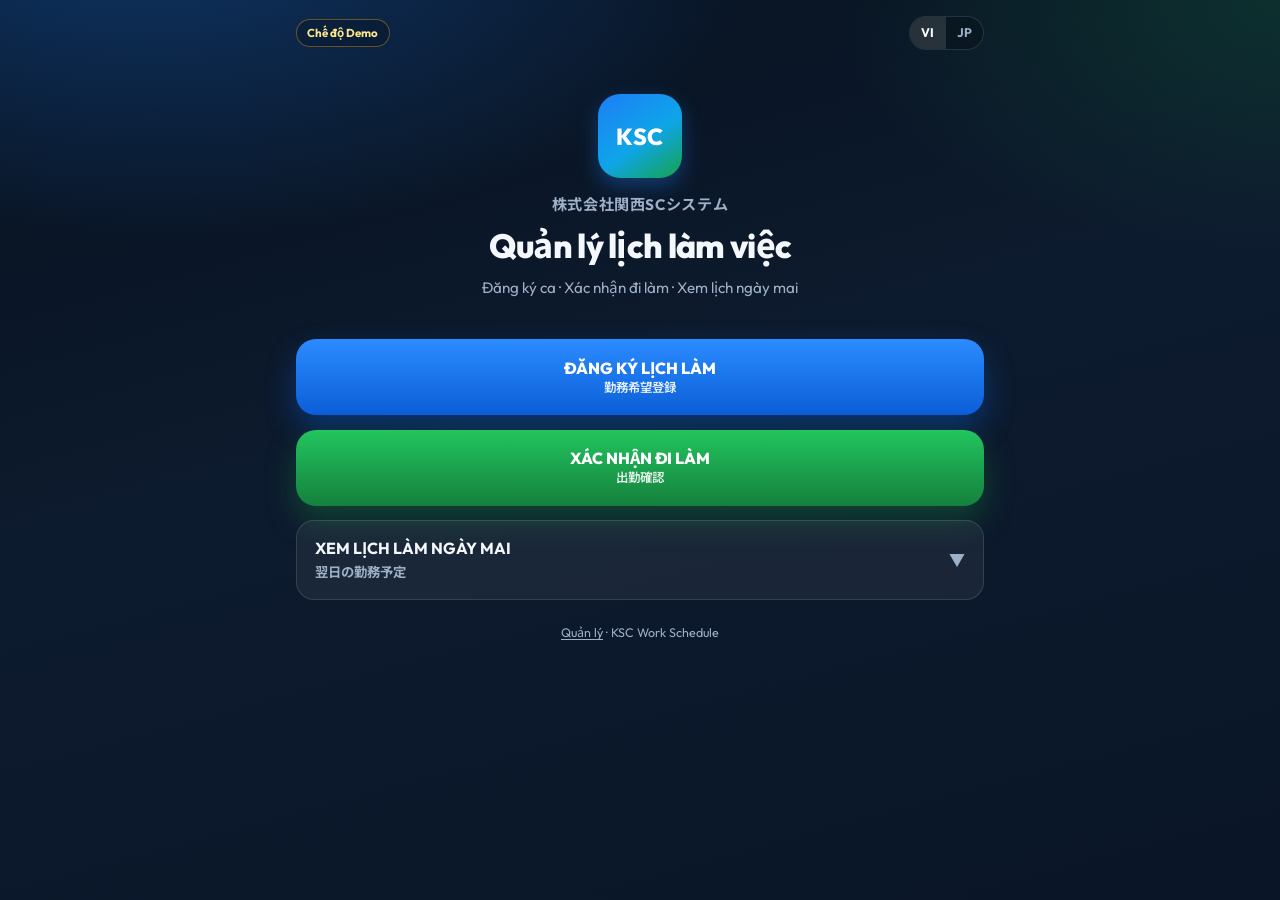
<file: index.html>
<!DOCTYPE html>
<html lang="vi">
  <head>
    <meta charset="UTF-8" />
    <meta name="viewport" content="width=device-width, initial-scale=1, viewport-fit=cover" />
    <meta name="theme-color" content="#07111f" />
    <title>KSC — 株式会社関西SCシステム</title>
    <link rel="stylesheet" href="css/app.css" />
  </head>
  <body>
    <div class="app-shell">
      <div class="topbar">
        <span id="modeBadge" class="badge demo" data-i18n="demoBadge">Chế độ Demo</span>
        <div class="lang-switch" role="group" aria-label="Language">
          <button type="button" data-lang="vi" class="active">VI</button>
          <button type="button" data-lang="ja">JP</button>
        </div>
      </div>

      <header class="hero-home">
        <div class="logo-mark" aria-hidden="true">KSC</div>
        <p class="muted" style="font-weight: 700; letter-spacing: 0.04em; margin-bottom: 0.35rem">
          株式会社関西SCシステム
        </p>
        <h1 data-i18n="homeTitle">Quản lý lịch làm việc</h1>
        <p data-i18n="homeSubtitle">Đăng ký ca · Xác nhận đi làm · Xem lịch ngày mai</p>
      </header>

      <section class="action-stack">
        <a class="btn btn-lg btn-blue" href="register.html">
          <span data-i18n="btnRegister">ĐĂNG KÝ LỊCH LÀM</span>
          <span class="sub" data-i18n="btnRegisterJa">勤務希望登録</span>
        </a>

        <a class="btn btn-lg btn-green" href="confirm.html">
          <span data-i18n="btnConfirm">XÁC NHẬN ĐI LÀM</span>
          <span class="sub" data-i18n="btnConfirmJa">出勤確認</span>
        </a>

        <div class="collapse-panel" id="tomorrowPanel">
          <button type="button" class="collapse-head" id="tomorrowToggle">
            <span>
              <strong data-i18n="btnTomorrow">XEM LỊCH LÀM NGÀY MAI</strong>
              <br />
              <small class="muted" data-i18n="btnTomorrowJa">翌日の勤務予定</small>
            </span>
            <span class="chev">▼</span>
          </button>
          <div class="collapse-body" id="tomorrowPreview">
            <p class="muted" style="margin-bottom: 0.65rem">
              <a class="btn btn-ghost btn-sm" href="schedule.html" style="width: 100%">→ Schedule</a>
            </p>
          </div>
        </div>
      </section>

      <p class="footer-mini">
        <a href="admin.html" data-i18n="adminLink">Quản lý</a>
        · KSC Work Schedule
      </p>
    </div>

    <script src="js/config.js"></script>
    <script src="js/i18n.js"></script>
    <script src="js/demo-data.js"></script>
    <script src="js/api.js"></script>
    <script src="js/common.js"></script>
    <script src="js/home.js"></script>
  </body>
</html>
</file>
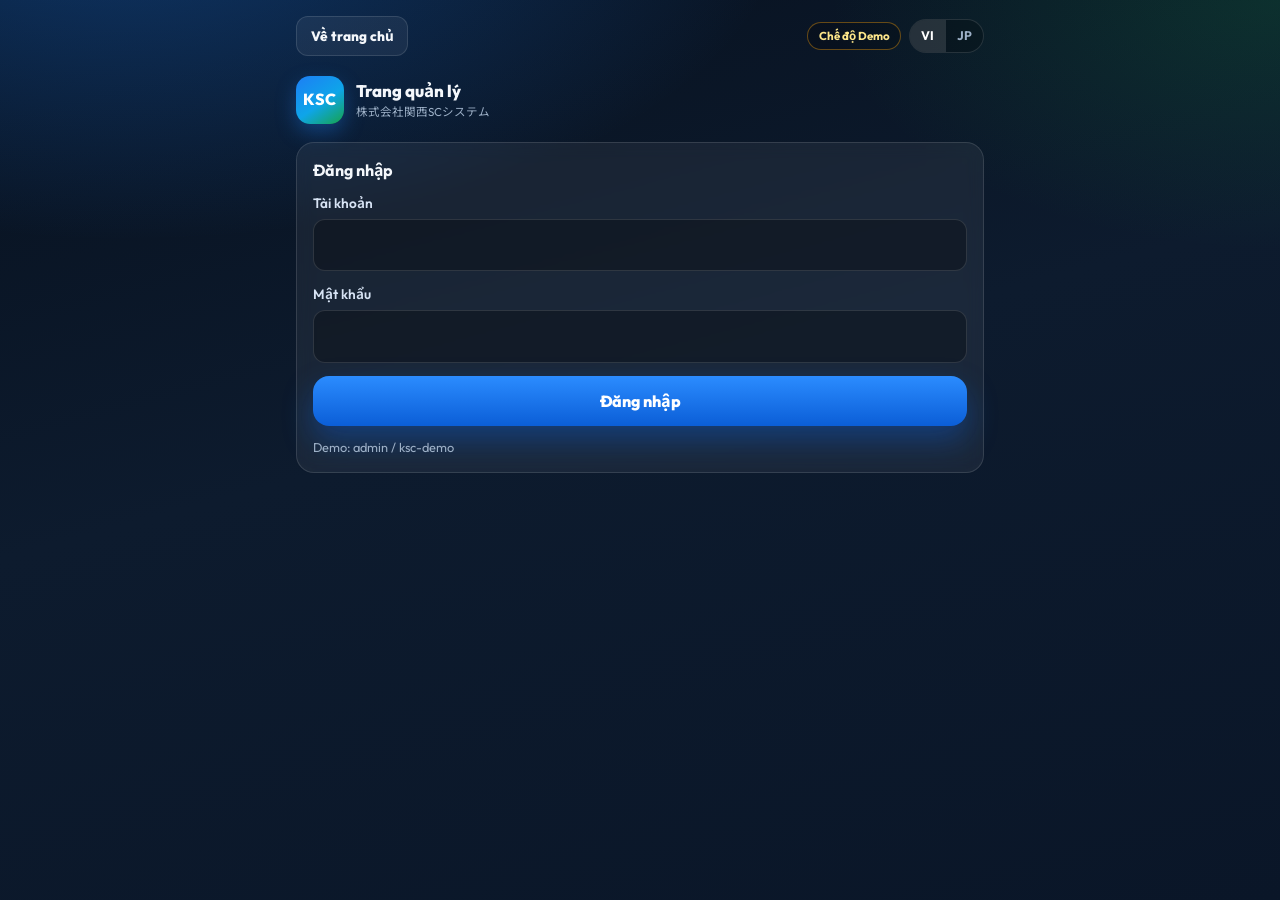
<file: admin.html>
<!DOCTYPE html>
<html lang="vi">
  <head>
    <meta charset="UTF-8" />
    <meta name="viewport" content="width=device-width, initial-scale=1, viewport-fit=cover" />
    <meta name="theme-color" content="#07111f" />
    <title>KSC — Admin</title>
    <link rel="stylesheet" href="css/app.css" />
  </head>
  <body>
    <div class="app-shell">
      <div class="topbar">
        <a class="btn btn-ghost btn-sm" href="index.html" data-i18n="backHome">Về trang chủ</a>
        <div style="display: flex; gap: 0.5rem; align-items: center">
          <span id="modeBadge" class="badge demo" data-i18n="demoBadge">Demo</span>
          <div class="lang-switch">
            <button type="button" data-lang="vi" class="active">VI</button>
            <button type="button" data-lang="ja">JP</button>
          </div>
        </div>
      </div>

      <div class="page-head">
        <div class="brand-lockup">
          <div class="logo-mark">KSC</div>
          <div class="brand-text">
            <strong data-i18n="adminTitle">Trang quản lý</strong>
            <span>株式会社関西SCシステム</span>
          </div>
        </div>
        <button id="logoutBtn" class="btn btn-ghost btn-sm hidden" type="button" data-i18n="logout">Đăng xuất</button>
      </div>

      <div id="msg" class="alert err hidden"></div>

      <section id="loginSection" class="card">
        <h2 data-i18n="login">Đăng nhập</h2>
        <form id="loginForm" class="form-grid" style="margin-top: 0.75rem">
          <label class="field">
            <span data-i18n="username">Tài khoản</span>
            <input name="username" required autocomplete="username" />
          </label>
          <label class="field">
            <span data-i18n="password">Mật khẩu</span>
            <input name="password" type="password" required autocomplete="current-password" />
          </label>
          <button class="btn btn-blue" type="submit" data-i18n="login">Đăng nhập</button>
        </form>
        <p class="muted" style="margin-top: 0.75rem; font-size: 0.8rem">Demo: admin / ksc-demo</p>
      </section>

      <section id="adminSection" class="hidden">
        <div class="tabs">
          <button type="button" class="active" data-tab="regs" data-i18n="tabRegs">Đăng ký</button>
          <button type="button" data-tab="schedule" data-i18n="tabSchedule">Xếp lịch</button>
          <button type="button" data-tab="confirm" data-i18n="tabConfirm">Xác nhận</button>
        </div>

        <div id="tab-regs" class="tab-panel">
          <div id="regList" class="table-cards"></div>
        </div>

        <div id="tab-schedule" class="tab-panel hidden">
          <div class="filters">
            <label class="field">
              <span data-i18n="filterDate">Ngày</span>
              <input type="date" id="fDate" />
            </label>
            <label class="field">
              <span data-i18n="filterShift">Ca</span>
              <select id="fShift"><option value="">—</option></select>
            </label>
            <label class="field">
              <span data-i18n="filterPlace">Địa điểm</span>
              <select id="fPlace"><option value="">—</option></select>
            </label>
          </div>
          <div id="schedList" class="table-cards"></div>
        </div>

        <div id="tab-confirm" class="tab-panel hidden">
          <div id="confirmList" class="table-cards"></div>
        </div>
      </section>
    </div>

    <script src="js/config.js"></script>
    <script src="js/i18n.js"></script>
    <script src="js/demo-data.js"></script>
    <script src="js/api.js"></script>
    <script src="js/common.js"></script>
    <script src="js/admin.js"></script>
  </body>
</html>
</file>
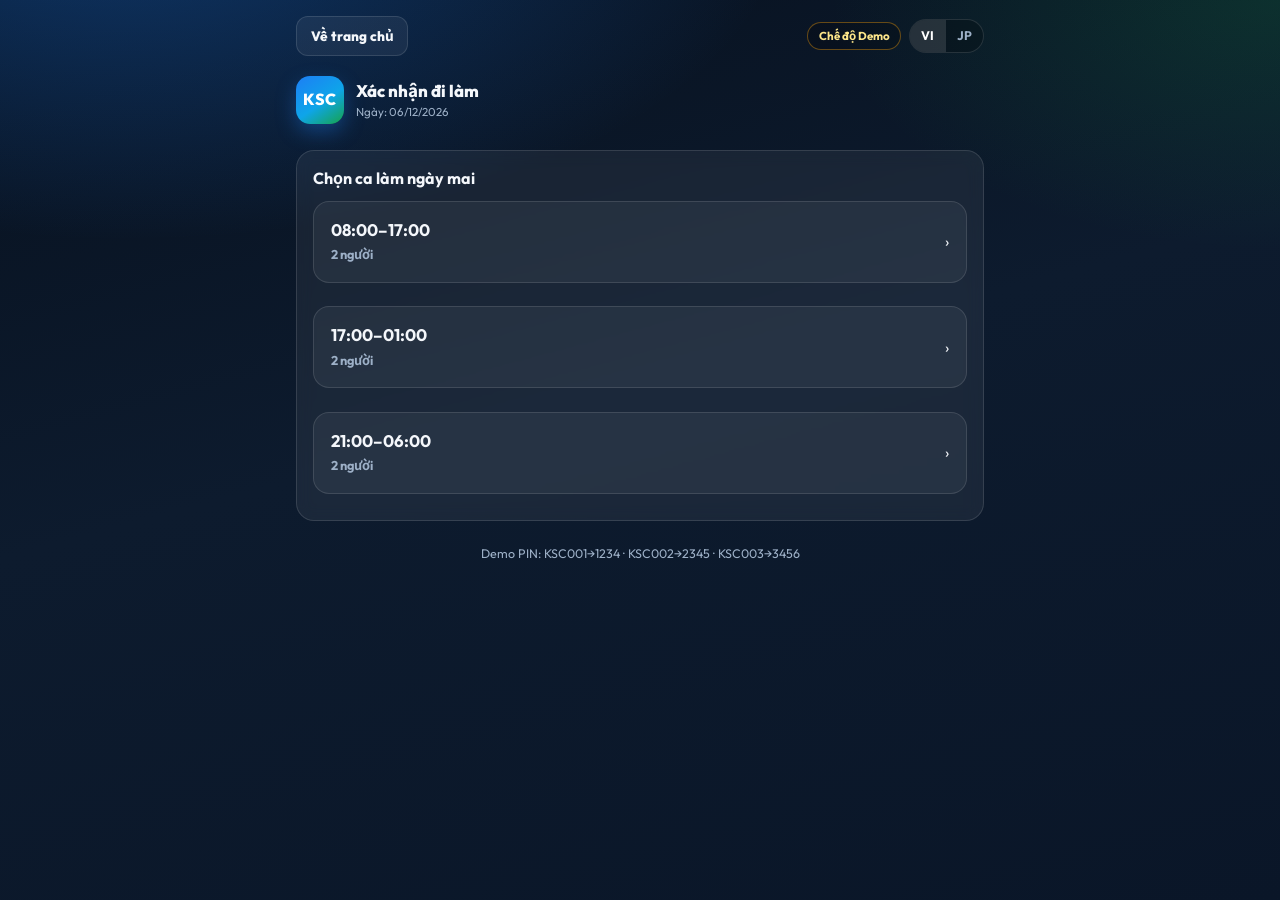
<file: confirm.html>
<!DOCTYPE html>
<html lang="vi">
  <head>
    <meta charset="UTF-8" />
    <meta name="viewport" content="width=device-width, initial-scale=1, viewport-fit=cover" />
    <meta name="theme-color" content="#07111f" />
    <title>KSC — Xác nhận đi làm</title>
    <link rel="stylesheet" href="css/app.css" />
  </head>
  <body>
    <div class="app-shell">
      <div class="topbar">
        <a class="btn btn-ghost btn-sm" href="index.html" data-i18n="backHome">Về trang chủ</a>
        <div style="display: flex; gap: 0.5rem; align-items: center">
          <span id="modeBadge" class="badge demo" data-i18n="demoBadge">Demo</span>
          <div class="lang-switch">
            <button type="button" data-lang="vi" class="active">VI</button>
            <button type="button" data-lang="ja">JP</button>
          </div>
        </div>
      </div>

      <div class="page-head">
        <div>
          <div class="brand-lockup" style="margin-bottom: 0.55rem">
            <div class="logo-mark">KSC</div>
            <div class="brand-text">
              <strong data-i18n="confirmTitle">Xác nhận đi làm</strong>
              <span id="dateLabel">—</span>
            </div>
          </div>
        </div>
      </div>

      <div id="msg" class="alert ok hidden"></div>
      <div id="successBox" class="card hidden" style="text-align: center">
        <div class="success-check">✓</div>
        <h2 data-i18n="confirmOk">Xác nhận thành công!</h2>
        <p class="muted" id="successMeta"></p>
      </div>

      <div class="card">
        <h3 data-i18n="pickShift">Chọn ca làm ngày mai</h3>
        <div id="shiftPick" class="form-grid" style="margin-top: 0.65rem"></div>
      </div>

      <div class="card hidden" id="peopleCard">
        <h3 data-i18n="findMe">Tìm tên của bạn</h3>
        <label class="field" style="margin: 0.65rem 0">
          <input id="search" type="search" data-i18n-placeholder="searchPlaceholder" placeholder="Katakana / mã NV" />
        </label>
        <div id="peopleList" class="emp-list"></div>
      </div>

      <div class="card hidden" id="pinCard">
        <div id="selectedInfo" class="emp-item" style="margin-bottom: 0.85rem"></div>
        <label class="field">
          <span data-i18n="enterPin">Nhập mã cá nhân</span>
          <input id="pin" type="password" inputmode="numeric" maxlength="8" placeholder="****" />
        </label>
        <button id="confirmBtn" class="btn btn-lg btn-green" style="width: 100%; margin-top: 0.9rem" type="button">
          <span data-i18n="confirmBtn">XÁC NHẬN ĐI LÀM</span>
        </button>
      </div>

      <p class="footer-mini muted">
        Demo PIN: KSC001→1234 · KSC002→2345 · KSC003→3456
      </p>
    </div>

    <script src="js/config.js"></script>
    <script src="js/i18n.js"></script>
    <script src="js/demo-data.js"></script>
    <script src="js/api.js"></script>
    <script src="js/common.js"></script>
    <script src="js/confirm.js"></script>
  </body>
</html>
</file>
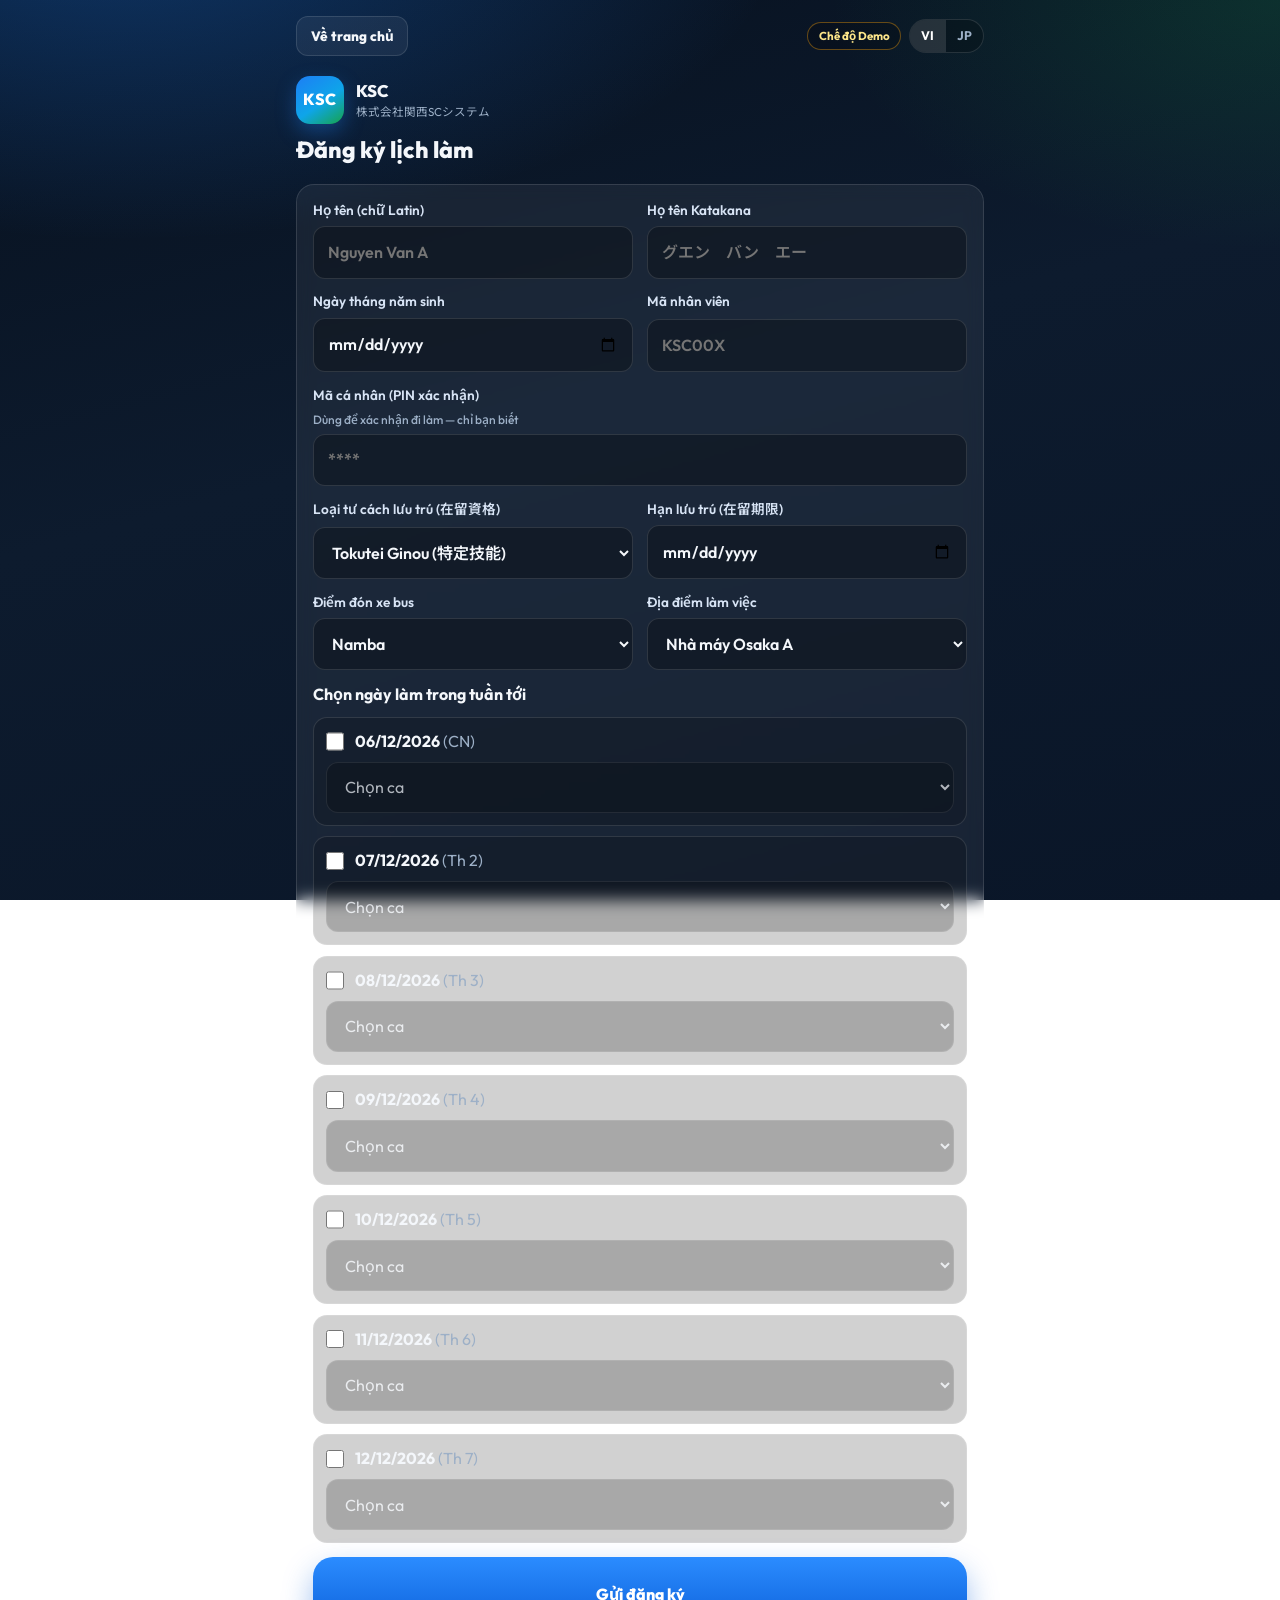
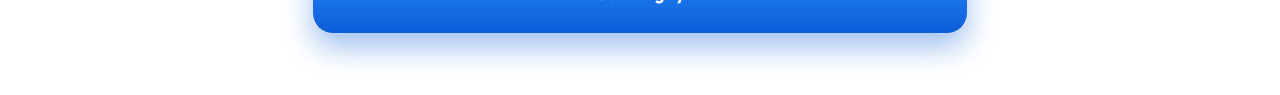
<file: register.html>
<!DOCTYPE html>
<html lang="vi">
  <head>
    <meta charset="UTF-8" />
    <meta name="viewport" content="width=device-width, initial-scale=1, viewport-fit=cover" />
    <meta name="theme-color" content="#07111f" />
    <title>KSC — Đăng ký lịch làm</title>
    <link rel="stylesheet" href="css/app.css" />
  </head>
  <body>
    <div class="app-shell">
      <div class="topbar">
        <a class="btn btn-ghost btn-sm" href="index.html" data-i18n="backHome">Về trang chủ</a>
        <div style="display: flex; gap: 0.5rem; align-items: center">
          <span id="modeBadge" class="badge demo" data-i18n="demoBadge">Demo</span>
          <div class="lang-switch">
            <button type="button" data-lang="vi" class="active">VI</button>
            <button type="button" data-lang="ja">JP</button>
          </div>
        </div>
      </div>

      <div class="page-head">
        <div>
          <div class="brand-lockup" style="margin-bottom: 0.55rem">
            <div class="logo-mark">KSC</div>
            <div class="brand-text">
              <strong>KSC</strong>
              <span>株式会社関西SCシステム</span>
            </div>
          </div>
          <h1 data-i18n="registerTitle">Đăng ký lịch làm</h1>
        </div>
      </div>

      <div id="msg" class="alert ok hidden"></div>

      <form id="regForm" class="card form-grid" autocomplete="on">
        <div class="form-grid two">
          <label class="field">
            <span data-i18n="nameLatin">Họ tên (chữ Latin)</span>
            <input name="nameLatin" required placeholder="Nguyen Van A" />
          </label>
          <label class="field">
            <span data-i18n="nameKana">Họ tên Katakana</span>
            <input name="nameKana" required placeholder="グエン　バン　エー" />
          </label>
        </div>

        <div class="form-grid two">
          <label class="field">
            <span data-i18n="birthday">Ngày tháng năm sinh</span>
            <input name="birthday" type="date" required />
          </label>
          <label class="field">
            <span data-i18n="empCode">Mã nhân viên</span>
            <input name="empCode" required placeholder="KSC00X" />
          </label>
        </div>

        <label class="field">
          <span data-i18n="personalPin">Mã cá nhân (PIN)</span>
          <span class="hint" data-i18n="personalPinHint">Dùng để xác nhận đi làm</span>
          <input name="pin" type="password" inputmode="numeric" minlength="4" maxlength="8" required placeholder="****" />
        </label>

        <div class="form-grid two">
          <label class="field">
            <span data-i18n="visaType">Loại tư cách lưu trú</span>
            <select name="visaType" id="visaType" required></select>
          </label>
          <label class="field">
            <span data-i18n="visaExpiry">Hạn lưu trú</span>
            <input name="visaExpiry" type="date" required />
          </label>
        </div>

        <div class="form-grid two">
          <label class="field">
            <span data-i18n="busStop">Điểm đón xe bus</span>
            <select name="busStop" id="busStop" required></select>
          </label>
          <label class="field">
            <span data-i18n="workplace">Địa điểm làm việc</span>
            <select name="workplace" id="workplace" required></select>
          </label>
        </div>

        <div>
          <h3 data-i18n="workDays">Chọn ngày làm trong tuần tới</h3>
          <div id="dayList" class="day-shift-list" style="margin-top: 0.65rem"></div>
        </div>

        <button class="btn btn-lg btn-blue" type="submit">
          <span data-i18n="submitRegister">Gửi đăng ký</span>
        </button>
      </form>
    </div>

    <script src="js/config.js"></script>
    <script src="js/i18n.js"></script>
    <script src="js/demo-data.js"></script>
    <script src="js/api.js"></script>
    <script src="js/common.js"></script>
    <script src="js/register.js"></script>
  </body>
</html>
</file>
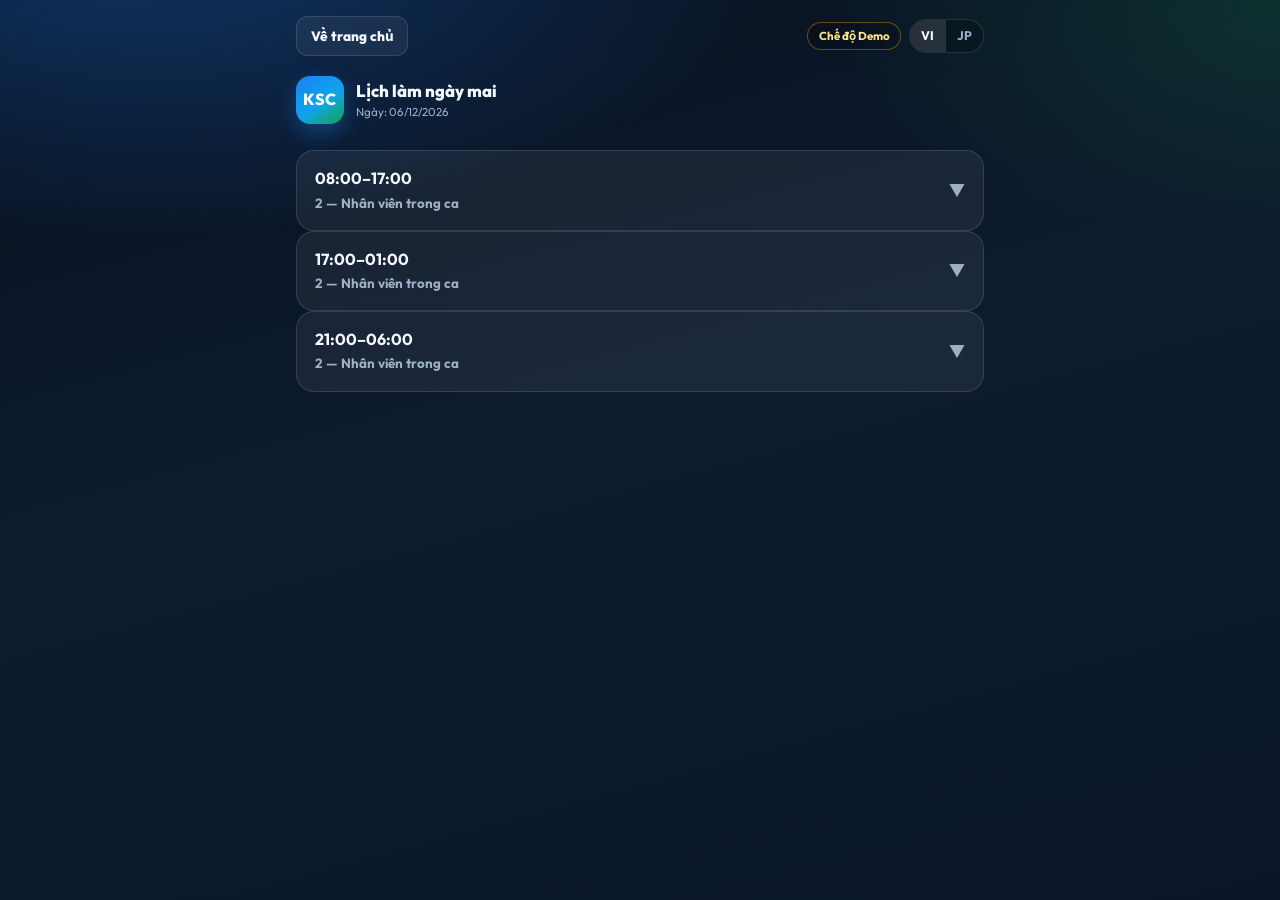
<file: schedule.html>
<!DOCTYPE html>
<html lang="vi">
  <head>
    <meta charset="UTF-8" />
    <meta name="viewport" content="width=device-width, initial-scale=1, viewport-fit=cover" />
    <meta name="theme-color" content="#07111f" />
    <title>KSC — Lịch ngày mai</title>
    <link rel="stylesheet" href="css/app.css" />
  </head>
  <body>
    <div class="app-shell">
      <div class="topbar">
        <a class="btn btn-ghost btn-sm" href="index.html" data-i18n="backHome">Về trang chủ</a>
        <div style="display: flex; gap: 0.5rem; align-items: center">
          <span id="modeBadge" class="badge demo" data-i18n="demoBadge">Demo</span>
          <div class="lang-switch">
            <button type="button" data-lang="vi" class="active">VI</button>
            <button type="button" data-lang="ja">JP</button>
          </div>
        </div>
      </div>

      <div class="page-head">
        <div>
          <div class="brand-lockup" style="margin-bottom: 0.55rem">
            <div class="logo-mark">KSC</div>
            <div class="brand-text">
              <strong data-i18n="tomorrowTitle">Lịch làm ngày mai</strong>
              <span id="dateLabel">—</span>
            </div>
          </div>
        </div>
      </div>

      <div id="shiftList"></div>
    </div>

    <script src="js/config.js"></script>
    <script src="js/i18n.js"></script>
    <script src="js/demo-data.js"></script>
    <script src="js/api.js"></script>
    <script src="js/common.js"></script>
    <script src="js/schedule.js"></script>
  </body>
</html>
</file>
<file: css/app.css>
@import url("https://fonts.googleapis.com/css2?family=Outfit:wght@400;500;600;700;800&family=Noto+Sans+JP:wght@400;500;700;900&display=swap");

:root {
  --bg0: #07111f;
  --bg1: #0d1b2e;
  --bg2: #132743;
  --card: rgba(255, 255, 255, 0.06);
  --card-solid: #12233d;
  --line: rgba(255, 255, 255, 0.12);
  --text: #f4f7fb;
  --muted: #9db0c7;
  --blue: #1d7ef5;
  --blue-deep: #0b5ed7;
  --green: #16a34a;
  --green-deep: #15803d;
  --amber: #f59e0b;
  --danger: #ef4444;
  --radius: 18px;
  --shadow: 0 16px 40px rgba(0, 0, 0, 0.35);
  --font: "Outfit", "Noto Sans JP", sans-serif;
  --safe-bottom: env(safe-area-inset-bottom, 0px);
}

* {
  box-sizing: border-box;
  margin: 0;
  padding: 0;
}

html,
body {
  min-height: 100%;
}

body {
  font-family: var(--font);
  color: var(--text);
  background:
    radial-gradient(1200px 600px at 10% -10%, rgba(29, 126, 245, 0.35), transparent 55%),
    radial-gradient(900px 500px at 100% 0%, rgba(22, 163, 74, 0.18), transparent 50%),
    linear-gradient(165deg, var(--bg0), var(--bg1) 45%, #0a1628 100%);
  background-attachment: fixed;
  line-height: 1.45;
  -webkit-font-smoothing: antialiased;
}

a {
  color: inherit;
  text-decoration: none;
}

img {
  max-width: 100%;
  display: block;
}

.app-shell {
  width: min(720px, 100%);
  margin: 0 auto;
  padding: 1rem 1rem calc(2rem + var(--safe-bottom));
}

.topbar {
  display: flex;
  align-items: center;
  justify-content: space-between;
  gap: 0.75rem;
  margin-bottom: 1.25rem;
}

.brand-lockup {
  display: flex;
  align-items: center;
  gap: 0.75rem;
}

.logo-mark {
  width: 48px;
  height: 48px;
  border-radius: 14px;
  display: grid;
  place-items: center;
  font-weight: 800;
  letter-spacing: 0.04em;
  color: white;
  background: linear-gradient(145deg, #1d7ef5, #0ea5e9 55%, #16a34a);
  box-shadow: 0 8px 20px rgba(29, 126, 245, 0.35);
  flex-shrink: 0;
}

.brand-text strong {
  display: block;
  font-size: 1.05rem;
  font-weight: 800;
}

.brand-text span {
  display: block;
  font-size: 0.72rem;
  color: var(--muted);
}

.lang-switch {
  display: inline-flex;
  border: 1px solid var(--line);
  border-radius: 999px;
  overflow: hidden;
  background: rgba(0, 0, 0, 0.2);
}

.lang-switch button {
  border: 0;
  background: transparent;
  color: var(--muted);
  padding: 0.45rem 0.7rem;
  font: inherit;
  font-size: 0.78rem;
  font-weight: 700;
  cursor: pointer;
}

.lang-switch button.active {
  background: rgba(255, 255, 255, 0.12);
  color: white;
}

.badge {
  display: inline-flex;
  align-items: center;
  gap: 0.35rem;
  padding: 0.3rem 0.65rem;
  border-radius: 999px;
  font-size: 0.72rem;
  font-weight: 700;
  border: 1px solid var(--line);
  color: var(--muted);
  background: rgba(0, 0, 0, 0.2);
}

.badge.demo {
  color: #fde68a;
  border-color: rgba(245, 158, 11, 0.4);
}

.badge.live {
  color: #86efac;
  border-color: rgba(22, 163, 74, 0.45);
}

.hero-home {
  text-align: center;
  padding: 1.5rem 0 1rem;
}

.hero-home .logo-mark {
  width: 84px;
  height: 84px;
  margin: 0 auto 1rem;
  font-size: 1.45rem;
  border-radius: 22px;
}

.hero-home h1 {
  font-size: clamp(1.55rem, 5vw, 2.1rem);
  font-weight: 800;
  letter-spacing: -0.02em;
  margin-bottom: 0.4rem;
}

.hero-home p {
  color: var(--muted);
  font-size: 0.95rem;
}

.action-stack {
  display: grid;
  gap: 0.9rem;
  margin-top: 1.5rem;
}

.btn {
  appearance: none;
  border: 0;
  border-radius: 16px;
  font: inherit;
  font-weight: 800;
  cursor: pointer;
  display: inline-flex;
  align-items: center;
  justify-content: center;
  gap: 0.55rem;
  padding: 0.95rem 1.1rem;
  transition: transform 0.15s ease, filter 0.15s ease, box-shadow 0.15s ease;
  text-align: center;
  line-height: 1.2;
}

.btn:active {
  transform: scale(0.98);
}

.btn:disabled {
  opacity: 0.55;
  cursor: not-allowed;
}

.btn-lg {
  min-height: 76px;
  padding: 1.1rem 1.2rem;
  border-radius: 20px;
  flex-direction: column;
  gap: 0.2rem;
  box-shadow: var(--shadow);
}

.btn-lg .sub {
  font-size: 0.78rem;
  font-weight: 600;
  opacity: 0.9;
}

.btn-blue {
  background: linear-gradient(180deg, #2b8cff, var(--blue-deep));
  color: white;
  box-shadow: 0 14px 30px rgba(13, 94, 215, 0.4);
}

.btn-green {
  background: linear-gradient(180deg, #22c55e, var(--green-deep));
  color: white;
  box-shadow: 0 14px 30px rgba(21, 128, 61, 0.4);
}

.btn-ghost {
  background: rgba(255, 255, 255, 0.06);
  border: 1px solid var(--line);
  color: var(--text);
}

.btn-amber {
  background: linear-gradient(180deg, #fbbf24, #d97706);
  color: #1a1200;
}

.btn-danger {
  background: rgba(239, 68, 68, 0.18);
  color: #fecaca;
  border: 1px solid rgba(239, 68, 68, 0.35);
}

.btn-sm {
  min-height: 40px;
  padding: 0.5rem 0.85rem;
  border-radius: 12px;
  font-size: 0.85rem;
}

.collapse-panel {
  border: 1px solid var(--line);
  border-radius: var(--radius);
  background: var(--card);
  overflow: hidden;
}

.collapse-head {
  width: 100%;
  border: 0;
  background: transparent;
  color: var(--text);
  font: inherit;
  font-weight: 700;
  padding: 1rem 1.1rem;
  display: flex;
  align-items: center;
  justify-content: space-between;
  cursor: pointer;
  text-align: left;
}

.collapse-head .chev {
  transition: transform 0.2s ease;
  color: var(--muted);
}

.collapse-panel.open .collapse-head .chev {
  transform: rotate(180deg);
}

.collapse-body {
  display: none;
  padding: 0 0.85rem 0.85rem;
}

.collapse-panel.open .collapse-body {
  display: block;
}

.page-head {
  display: flex;
  align-items: flex-start;
  justify-content: space-between;
  gap: 0.75rem;
  margin-bottom: 1.1rem;
}

.page-head h1 {
  font-size: 1.45rem;
  font-weight: 800;
}

.card {
  background: var(--card);
  border: 1px solid var(--line);
  border-radius: var(--radius);
  padding: 1rem;
  margin-bottom: 0.85rem;
  backdrop-filter: blur(8px);
}

.card h2,
.card h3 {
  font-size: 1rem;
  margin-bottom: 0.65rem;
}

.form-grid {
  display: grid;
  gap: 0.85rem;
}

label.field {
  display: grid;
  gap: 0.35rem;
  font-size: 0.85rem;
  font-weight: 600;
  color: #d7e3f4;
}

label.field span.hint {
  font-weight: 500;
  color: var(--muted);
  font-size: 0.75rem;
}

input,
select,
textarea {
  width: 100%;
  border: 1px solid var(--line);
  background: rgba(0, 0, 0, 0.28);
  color: var(--text);
  border-radius: 12px;
  padding: 0.85rem 0.9rem;
  font: inherit;
  font-size: 1rem;
  outline: none;
}

input:focus,
select:focus,
textarea:focus {
  border-color: rgba(29, 126, 245, 0.7);
  box-shadow: 0 0 0 3px rgba(29, 126, 245, 0.2);
}

select option {
  background: #12233d;
  color: white;
}

.day-shift-list {
  display: grid;
  gap: 0.65rem;
}

.day-row {
  border: 1px solid var(--line);
  border-radius: 14px;
  padding: 0.75rem;
  background: rgba(0, 0, 0, 0.18);
}

.day-row .day-top {
  display: flex;
  align-items: center;
  gap: 0.65rem;
  margin-bottom: 0.55rem;
}

.day-row input[type="checkbox"] {
  width: 1.15rem;
  height: 1.15rem;
  accent-color: var(--blue);
}

.alert {
  border-radius: 14px;
  padding: 0.9rem 1rem;
  margin: 0.85rem 0;
  font-weight: 600;
  font-size: 0.92rem;
}

.alert.ok {
  background: rgba(22, 163, 74, 0.18);
  border: 1px solid rgba(22, 163, 74, 0.4);
  color: #bbf7d0;
}

.alert.err {
  background: rgba(239, 68, 68, 0.15);
  border: 1px solid rgba(239, 68, 68, 0.35);
  color: #fecaca;
}

.alert.info {
  background: rgba(29, 126, 245, 0.15);
  border: 1px solid rgba(29, 126, 245, 0.35);
  color: #bfdbfe;
}

.shift-tile {
  width: 100%;
  text-align: left;
  border: 1px solid var(--line);
  background: rgba(255, 255, 255, 0.05);
  color: var(--text);
  border-radius: 16px;
  padding: 1rem 1.05rem;
  font: inherit;
  cursor: pointer;
  display: flex;
  justify-content: space-between;
  align-items: center;
  gap: 0.75rem;
  margin-bottom: 0.65rem;
}

.shift-tile strong {
  font-size: 1.05rem;
}

.shift-tile .count {
  font-size: 0.8rem;
  color: var(--muted);
  font-weight: 700;
}

.emp-list {
  display: grid;
  gap: 0.55rem;
  margin: 0.35rem 0 0.85rem;
  padding-left: 0.25rem;
}

.emp-item {
  border: 1px solid var(--line);
  border-radius: 14px;
  padding: 0.8rem 0.9rem;
  background: rgba(0, 0, 0, 0.22);
}

.emp-item .row {
  display: flex;
  justify-content: space-between;
  gap: 0.5rem;
  align-items: center;
}

.emp-item .meta {
  margin-top: 0.35rem;
  font-size: 0.8rem;
  color: var(--muted);
  display: grid;
  gap: 0.15rem;
}

.pill {
  display: inline-flex;
  align-items: center;
  gap: 0.25rem;
  border-radius: 999px;
  padding: 0.22rem 0.55rem;
  font-size: 0.72rem;
  font-weight: 800;
}

.pill.ok {
  background: rgba(22, 163, 74, 0.2);
  color: #86efac;
}

.pill.wait {
  background: rgba(245, 158, 11, 0.18);
  color: #fcd34d;
}

.pill.bad {
  background: rgba(239, 68, 68, 0.18);
  color: #fca5a5;
}

.success-check {
  width: 72px;
  height: 72px;
  border-radius: 50%;
  margin: 0.5rem auto 0.85rem;
  display: grid;
  place-items: center;
  background: rgba(22, 163, 74, 0.2);
  border: 2px solid #22c55e;
  color: #4ade80;
  font-size: 2rem;
  font-weight: 900;
  animation: pop 0.35s ease;
}

@keyframes pop {
  from {
    transform: scale(0.6);
    opacity: 0;
  }
  to {
    transform: scale(1);
    opacity: 1;
  }
}

.footer-mini {
  margin-top: 1.5rem;
  text-align: center;
  color: var(--muted);
  font-size: 0.78rem;
}

.footer-mini a {
  text-decoration: underline;
  text-underline-offset: 2px;
}

.tabs {
  display: flex;
  gap: 0.4rem;
  margin-bottom: 1rem;
  overflow-x: auto;
  padding-bottom: 0.2rem;
}

.tabs button {
  flex: 0 0 auto;
  border: 1px solid var(--line);
  background: transparent;
  color: var(--muted);
  border-radius: 999px;
  padding: 0.55rem 0.9rem;
  font: inherit;
  font-weight: 700;
  font-size: 0.85rem;
  cursor: pointer;
}

.tabs button.active {
  background: rgba(29, 126, 245, 0.2);
  border-color: rgba(29, 126, 245, 0.5);
  color: white;
}

.table-cards {
  display: grid;
  gap: 0.7rem;
}

.admin-actions {
  display: flex;
  flex-wrap: wrap;
  gap: 0.4rem;
  margin-top: 0.7rem;
}

.filters {
  display: grid;
  grid-template-columns: 1fr;
  gap: 0.65rem;
  margin-bottom: 0.9rem;
}

@media (min-width: 640px) {
  .filters {
    grid-template-columns: repeat(3, 1fr);
  }

  .form-grid.two {
    grid-template-columns: 1fr 1fr;
  }
}

.hidden {
  display: none !important;
}

.muted {
  color: var(--muted);
}

.icon {
  font-style: normal;
  font-size: 1.15em;
  line-height: 1;
}
</file>
